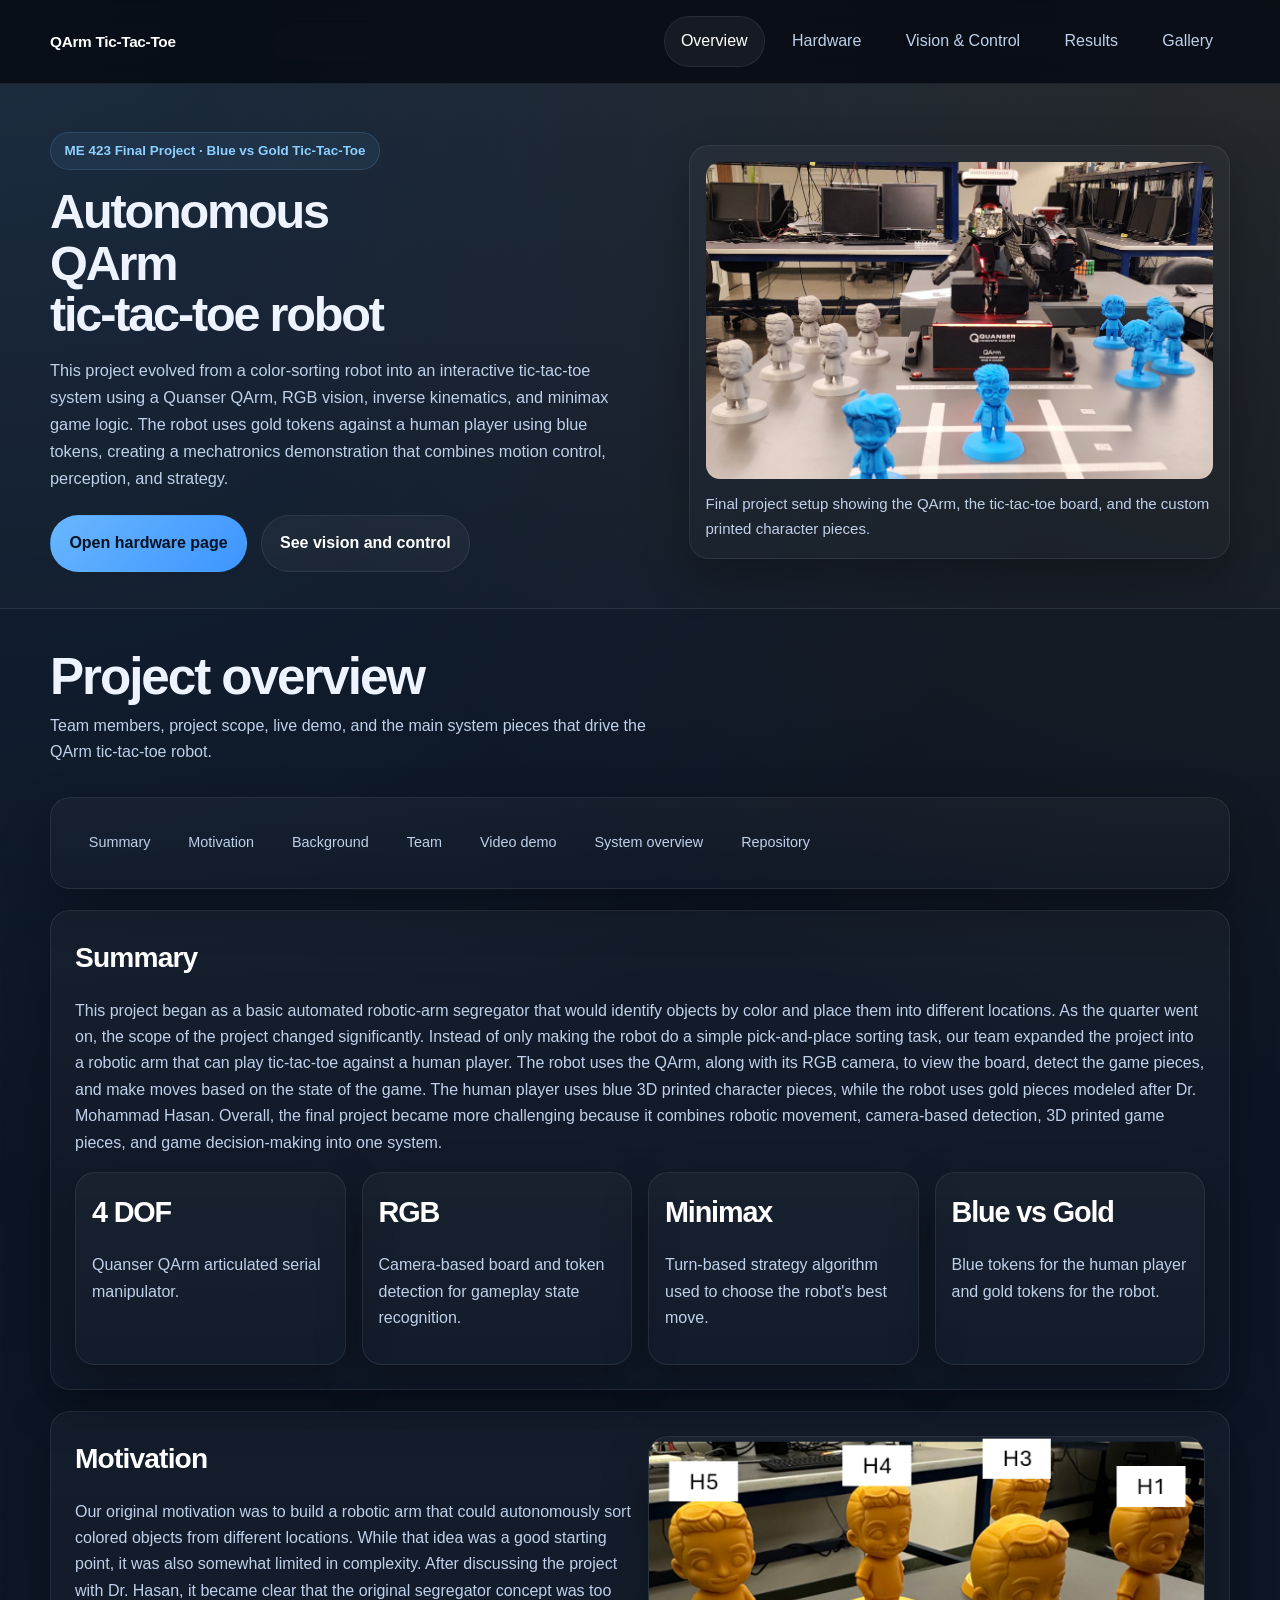
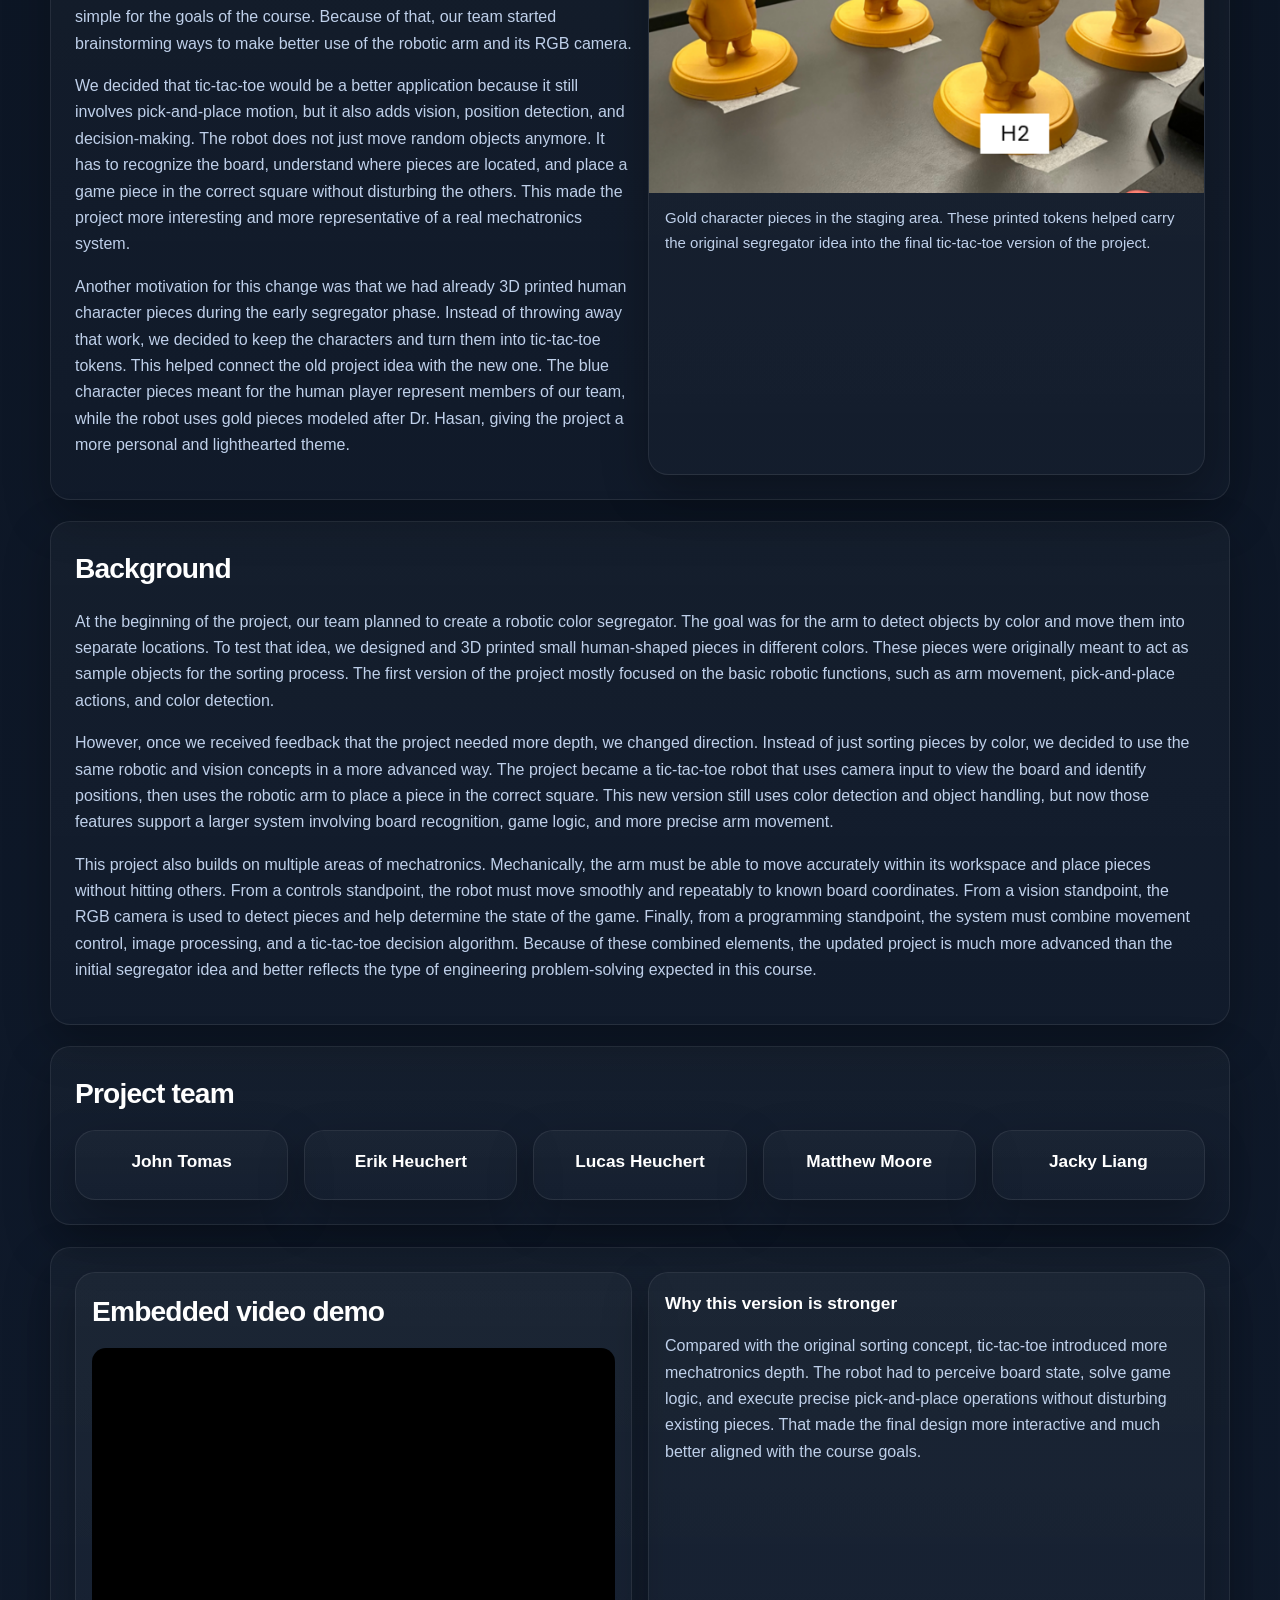
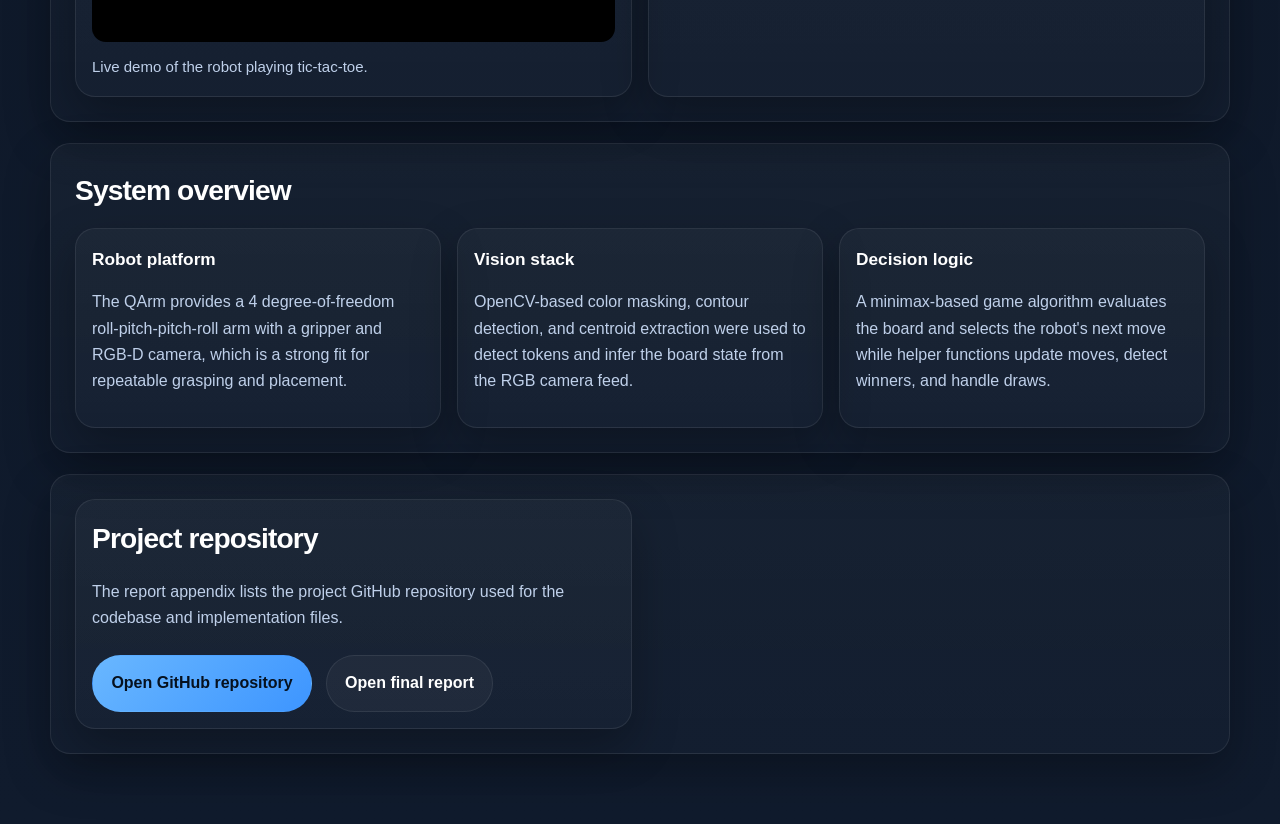
<file: index.html>
<!DOCTYPE html>
<html lang="en">
<head>
  <meta charset="UTF-8" />
  <meta name="viewport" content="width=device-width, initial-scale=1.0" />
  <title>QArm Tic-Tac-Toe | Overview</title>
  <link rel="stylesheet" href="style.css" />
</head>
<body>
  <header class="site-header">
    <div class="nav-wrap">
      <a class="brand" href="index.html">QArm Tic-Tac-Toe</a>
      <nav aria-label="Main navigation">
        <ul>
          <li><a class="active" href="index.html">Overview</a></li>
          <li><a href="hardware.html">Hardware</a></li>
          <li><a href="vision-control.html">Vision &amp; Control</a></li>
          <li><a href="results.html">Results</a></li>
          <li><a href="gallery.html">Gallery</a></li>
        </ul>
      </nav>
    </div>
  </header>

  <div class="hero-wrap">
    <section class="hero">
      <div class="hero-copy">
        <div class="kicker">ME 423 Final Project · Blue vs Gold Tic-Tac-Toe</div>
        <h1>Autonomous QArm<br />tic-tac-toe robot</h1>
        <p>
          This project evolved from a color-sorting robot into an interactive tic-tac-toe system using a Quanser QArm, RGB vision, inverse kinematics, and minimax game logic. The robot uses gold tokens against a human player using blue tokens, creating a mechatronics demonstration that combines motion control, perception, and strategy.
        </p>
        <div class="button-row">
          <a class="button primary" href="hardware.html">Open hardware page</a>
          <a class="button secondary" href="vision-control.html">See vision and control</a>
        </div>
      </div>
      <div class="hero-card">
        <img src="assets/qarm-team-board.jpg" alt="QArm tic-tac-toe setup with blue and gray character tokens on the board" />
        <div class="hero-caption">Final project setup showing the QArm, the tic-tac-toe board, and the custom printed character pieces.</div>
      </div>
    </section>
  </div>

  <div class="page-intro">
    <h1>Project overview</h1>
    <p>Team members, project scope, live demo, and the main system pieces that drive the QArm tic-tac-toe robot.</p>
  </div>

  <main class="page-wrap">
    <nav class="local-nav section" aria-label="Page sections">
      <div class="inner">
        <a href="#summary">Summary</a>
        <a href="#motivation">Motivation</a>
        <a href="#background">Background</a>
        <a href="#team">Team</a>
        <a href="#demo">Video demo</a>
        <a href="#system">System overview</a>
        <a href="#repo">Repository</a>
      </div>
    </nav>

    <section class="section" id="summary">
      <h2>Summary</h2>
      <p>
        This project began as a basic automated robotic-arm segregator that would identify objects by color and place them into different locations. As the quarter went on, the scope of the project changed significantly. Instead of only making the robot do a simple pick-and-place sorting task, our team expanded the project into a robotic arm that can play tic-tac-toe against a human player. The robot uses the QArm, along with its RGB camera, to view the board, detect the game pieces, and make moves based on the state of the game. The human player uses blue 3D printed character pieces, while the robot uses gold pieces modeled after Dr. Mohammad Hasan. Overall, the final project became more challenging because it combines robotic movement, camera-based detection, 3D printed game pieces, and game decision-making into one system.
      </p>
      <div class="quick-grid" style="margin-top: 1rem;">
        <div class="quick-card">
          <div class="quick-value">4 DOF</div>
          <p>Quanser QArm articulated serial manipulator.</p>
        </div>
        <div class="quick-card">
          <div class="quick-value">RGB</div>
          <p>Camera-based board and token detection for gameplay state recognition.</p>
        </div>
        <div class="quick-card">
          <div class="quick-value">Minimax</div>
          <p>Turn-based strategy algorithm used to choose the robot's best move.</p>
        </div>
        <div class="quick-card">
          <div class="quick-value">Blue vs Gold</div>
          <p>Blue tokens for the human player and gold tokens for the robot.</p>
        </div>
      </div>
    </section>

    <section class="section grid-2" id="motivation">
      <div>
        <h2>Motivation</h2>
        <p>
          Our original motivation was to build a robotic arm that could autonomously sort colored objects from different locations. While that idea was a good starting point, it was also somewhat limited in complexity. After discussing the project with Dr. Hasan, it became clear that the original segregator concept was too simple for the goals of the course. Because of that, our team started brainstorming ways to make better use of the robotic arm and its RGB camera.
        </p>
        <p>
          We decided that tic-tac-toe would be a better application because it still involves pick-and-place motion, but it also adds vision, position detection, and decision-making. The robot does not just move random objects anymore. It has to recognize the board, understand where pieces are located, and place a game piece in the correct square without disturbing the others. This made the project more interesting and more representative of a real mechatronics system.
        </p>
        <p>
          Another motivation for this change was that we had already 3D printed human character pieces during the early segregator phase. Instead of throwing away that work, we decided to keep the characters and turn them into tic-tac-toe tokens. This helped connect the old project idea with the new one. The blue character pieces meant for the human player represent members of our team, while the robot uses gold pieces modeled after Dr. Hasan, giving the project a more personal and lighthearted theme.
        </p>
      </div>
      <div class="figure">
        <img src="assets/staging-area.png" alt="Gold 3D printed character tokens labeled H1 through H5 in the staging area" />
        <div class="caption">Gold character pieces in the staging area. These printed tokens helped carry the original segregator idea into the final tic-tac-toe version of the project.</div>
      </div>
    </section>

    <section class="section" id="background">
      <h2>Background</h2>
      <p>
        At the beginning of the project, our team planned to create a robotic color segregator. The goal was for the arm to detect objects by color and move them into separate locations. To test that idea, we designed and 3D printed small human-shaped pieces in different colors. These pieces were originally meant to act as sample objects for the sorting process. The first version of the project mostly focused on the basic robotic functions, such as arm movement, pick-and-place actions, and color detection.
      </p>
      <p>
        However, once we received feedback that the project needed more depth, we changed direction. Instead of just sorting pieces by color, we decided to use the same robotic and vision concepts in a more advanced way. The project became a tic-tac-toe robot that uses camera input to view the board and identify positions, then uses the robotic arm to place a piece in the correct square. This new version still uses color detection and object handling, but now those features support a larger system involving board recognition, game logic, and more precise arm movement.
      </p>
      <p>
        This project also builds on multiple areas of mechatronics. Mechanically, the arm must be able to move accurately within its workspace and place pieces without hitting others. From a controls standpoint, the robot must move smoothly and repeatably to known board coordinates. From a vision standpoint, the RGB camera is used to detect pieces and help determine the state of the game. Finally, from a programming standpoint, the system must combine movement control, image processing, and a tic-tac-toe decision algorithm. Because of these combined elements, the updated project is much more advanced than the initial segregator idea and better reflects the type of engineering problem-solving expected in this course.
      </p>
    </section>

    <section class="section" id="team">
      <h2>Project team</h2>
      <div class="team-grid">
        <div class="team-card"><h3>John Tomas</h3></div>
        <div class="team-card"><h3>Erik Heuchert</h3></div>
        <div class="team-card"><h3>Lucas Heuchert</h3></div>
        <div class="team-card"><h3>Matthew Moore</h3></div>
        <div class="team-card"><h3>Jacky Liang</h3></div>
      </div>
    </section>

    <section class="section grid-2" id="demo">
      <div class="video-card">
        <h2>Embedded video demo</h2>
        <div class="video-embed">
          <iframe src="https://www.youtube.com/embed/aXK9kby8WMA" title="QArm Tic-Tac-Toe demo video" allow="accelerometer; autoplay; clipboard-write; encrypted-media; gyroscope; picture-in-picture; web-share" allowfullscreen></iframe>
        </div>
        <div class="hero-caption">Live demo of the robot playing tic-tac-toe.</div>
      </div>
      <div class="card">
        <h3>Why this version is stronger</h3>
        <p>
          Compared with the original sorting concept, tic-tac-toe introduced more mechatronics depth. The robot had to perceive board state, solve game logic, and execute precise pick-and-place operations without disturbing existing pieces. That made the final design more interactive and much better aligned with the course goals.
        </p>
      </div>
    </section>

    <section class="section" id="system">
      <h2>System overview</h2>
      <div class="grid-3">
        <div class="card">
          <h3>Robot platform</h3>
          <p>The QArm provides a 4 degree-of-freedom roll-pitch-pitch-roll arm with a gripper and RGB-D camera, which is a strong fit for repeatable grasping and placement.</p>
        </div>
        <div class="card">
          <h3>Vision stack</h3>
          <p>OpenCV-based color masking, contour detection, and centroid extraction were used to detect tokens and infer the board state from the RGB camera feed.</p>
        </div>
        <div class="card">
          <h3>Decision logic</h3>
          <p>A minimax-based game algorithm evaluates the board and selects the robot's next move while helper functions update moves, detect winners, and handle draws.</p>
        </div>
      </div>
    </section>

    <section class="section grid-2" id="repo">
      <div class="card">
        <h2>Project repository</h2>
        <p>The report appendix lists the project GitHub repository used for the codebase and implementation files.</p>
        <div class="button-row">
          <a class="button primary" href="https://github.com/mattthewmoore/tictactoe_QARM.git" target="_blank" rel="noopener noreferrer">Open GitHub repository</a>
          <a class="button secondary" href="Actual_Final_Report.docx">Open final report</a>
        </div>
      </div>
    </section>
  </main>
</body>
</html>
</file>
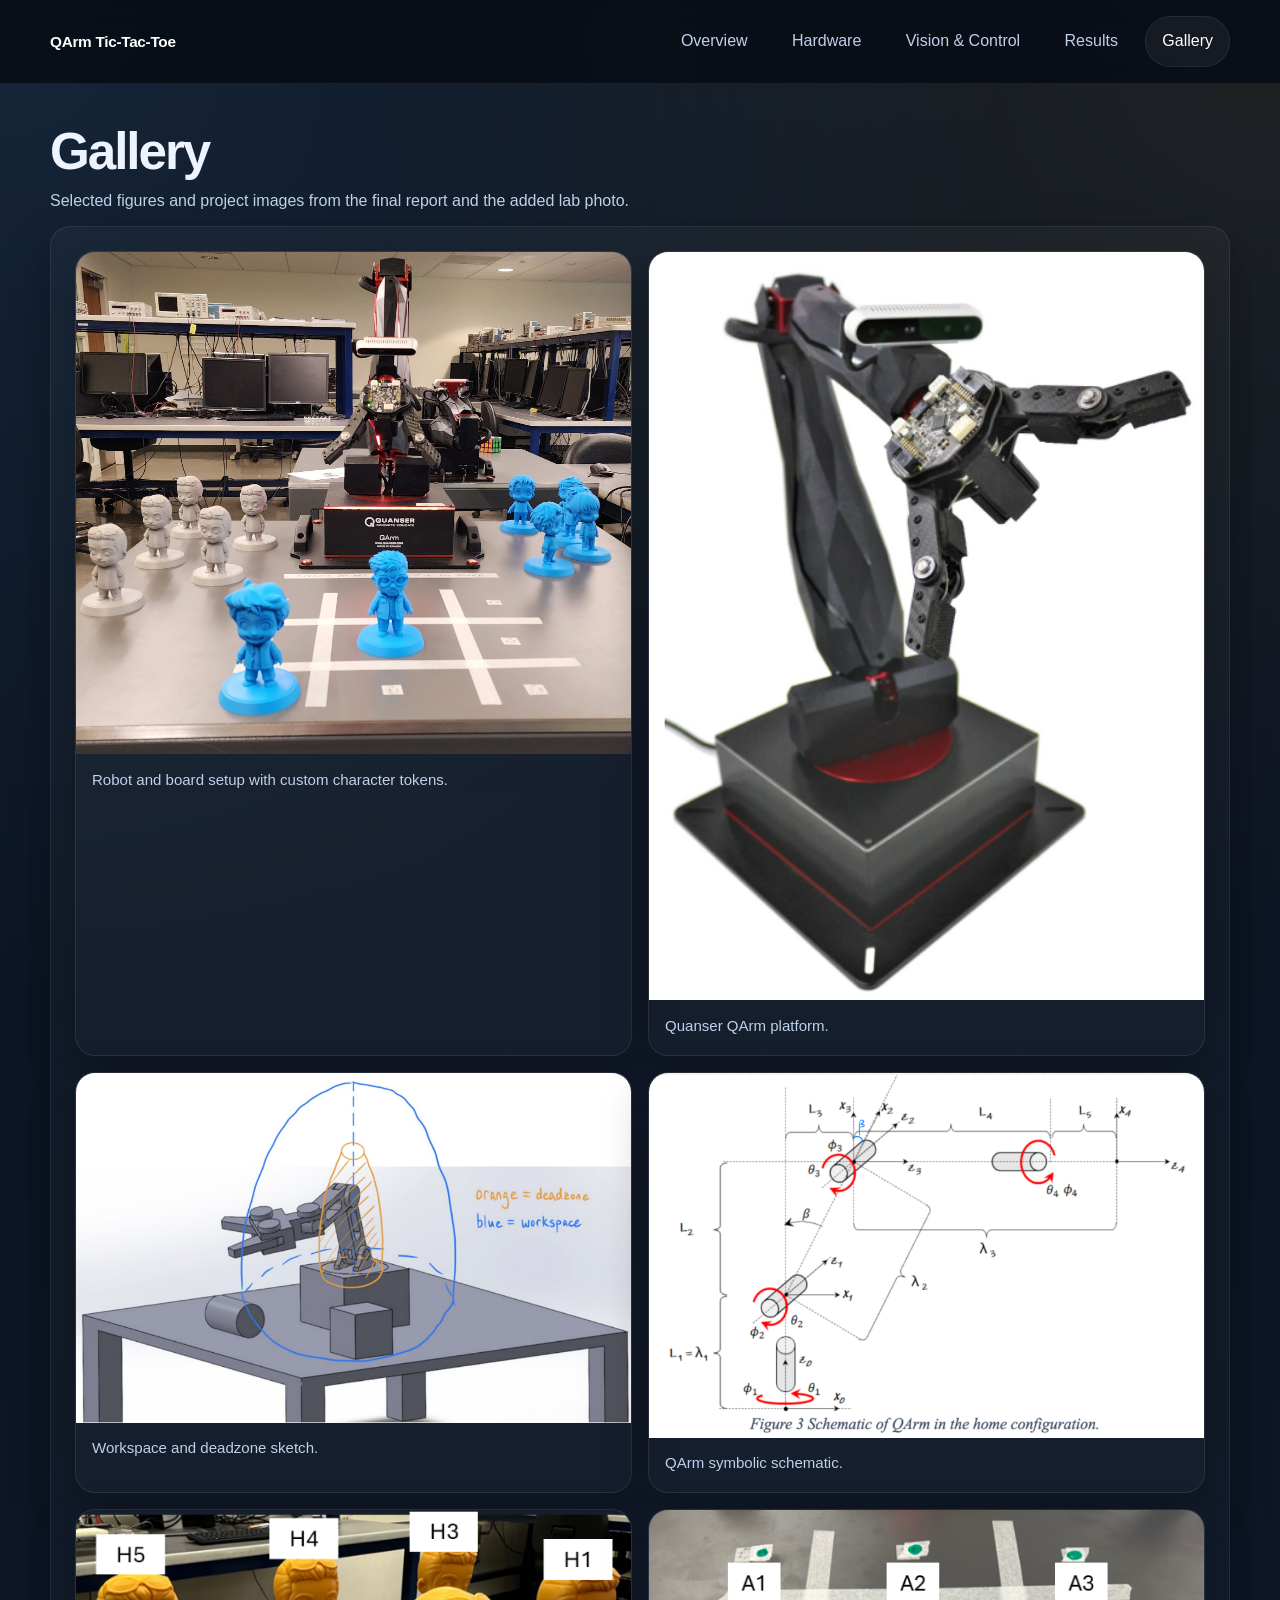
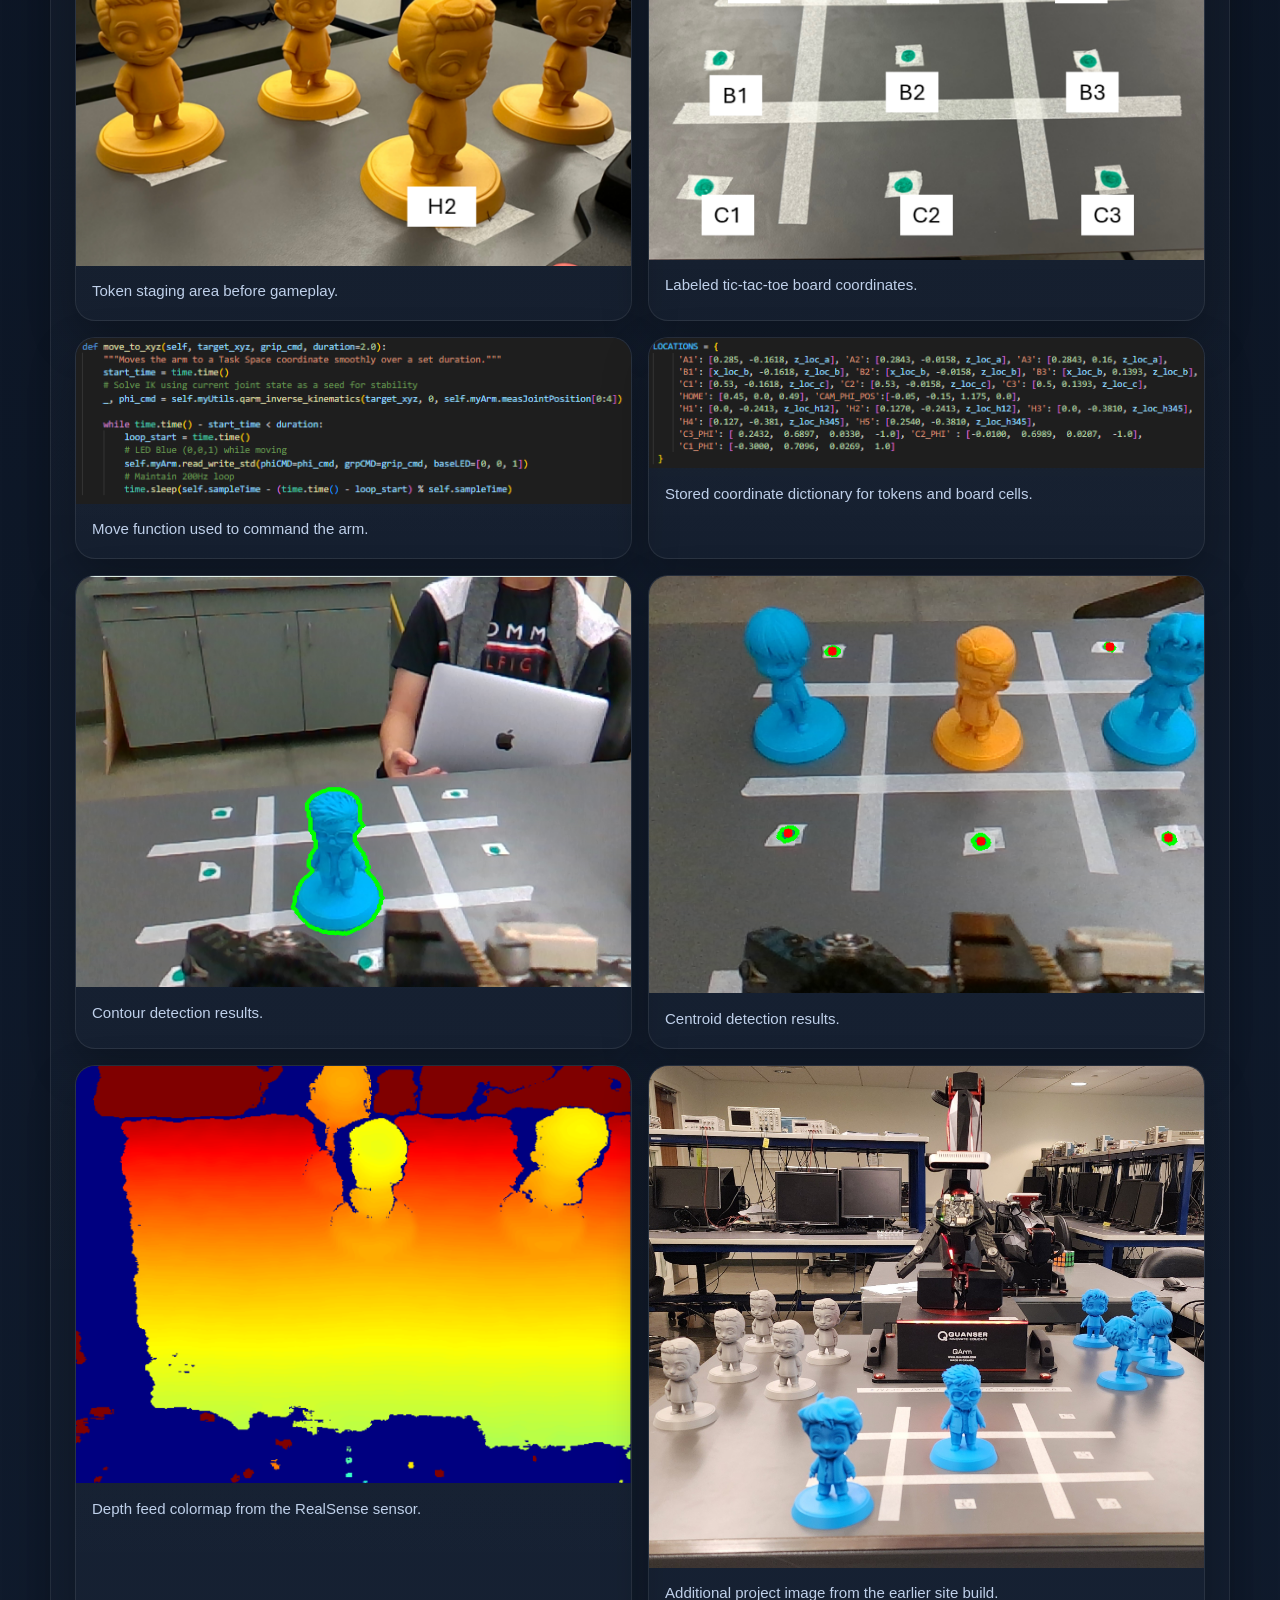
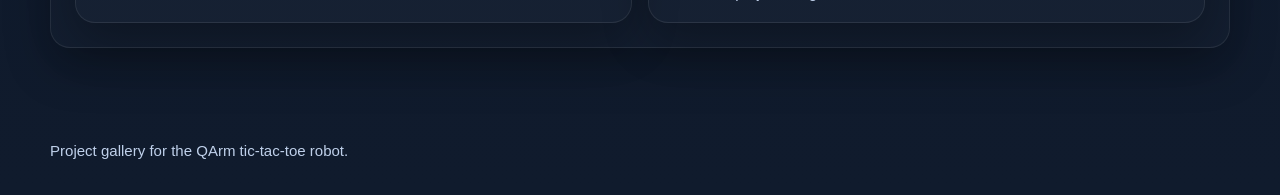
<file: gallery.html>
<!DOCTYPE html>
<html lang="en">
<head>
  <meta charset="UTF-8" />
  <meta name="viewport" content="width=device-width, initial-scale=1.0" />
  <title>QArm Tic-Tac-Toe | Gallery</title>
  <link rel="stylesheet" href="style.css" />
</head>
<body>
  <header class="site-header">
    <div class="nav-wrap">
      <a class="brand" href="index.html">QArm Tic-Tac-Toe</a>
      <nav aria-label="Main navigation">
        <ul>
          <li><a href="index.html">Overview</a></li>
          <li><a href="hardware.html">Hardware</a></li>
          <li><a href="vision-control.html">Vision & Control</a></li>
          <li><a href="results.html">Results</a></li>
          <li><a class="active" href="gallery.html">Gallery</a></li>
        </ul>
      </nav>
    </div>
  </header>

  <div class="page-intro">
    <h1>Gallery</h1>
    <p>Selected figures and project images from the final report and the added lab photo.</p>
  </div>

  <main class="page-wrap">
    <section class="section gallery-grid">
      <div class="figure"><img src="assets/qarm-team-board.jpg" alt="QArm board photo" /><div class="caption">Robot and board setup with custom character tokens.</div></div>
      <div class="figure"><img src="assets/qarm-render.png" alt="QArm render" /><div class="caption">Quanser QArm platform.</div></div>
      <div class="figure"><img src="assets/workspace-deadzone.png" alt="Workspace sketch" /><div class="caption">Workspace and deadzone sketch.</div></div>
      <div class="figure"><img src="assets/qarm-schematic.png" alt="QArm schematic" /><div class="caption">QArm symbolic schematic.</div></div>
      <div class="figure"><img src="assets/staging-area.png" alt="Staging area" /><div class="caption">Token staging area before gameplay.</div></div>
      <div class="figure"><img src="assets/board-labels.png" alt="Board labels" /><div class="caption">Labeled tic-tac-toe board coordinates.</div></div>
      <div class="figure"><img src="assets/move-function.png" alt="Move function screenshot" /><div class="caption">Move function used to command the arm.</div></div>
      <div class="figure"><img src="assets/coordinate-dictionary.png" alt="Coordinate dictionary" /><div class="caption">Stored coordinate dictionary for tokens and board cells.</div></div>
      <div class="figure"><img src="assets/contour-detection.png" alt="Contour detection" /><div class="caption">Contour detection results.</div></div>
      <div class="figure"><img src="assets/centroid-detection.png" alt="Centroid detection" /><div class="caption">Centroid detection results.</div></div>
      <div class="figure"><img src="assets/depth-colormap.png" alt="Depth colormap" /><div class="caption">Depth feed colormap from the RealSense sensor.</div></div>
      <div class="figure"><img src="assets/qarm-live-demo.jpg" alt="QArm live demo image" /><div class="caption">Additional project image from the earlier site build.</div></div>
    </section>
  </main>

  <footer>
    <div class="footer-inner">Project gallery for the QArm tic-tac-toe robot.</div>
  </footer>
</body>
</html>
</file>
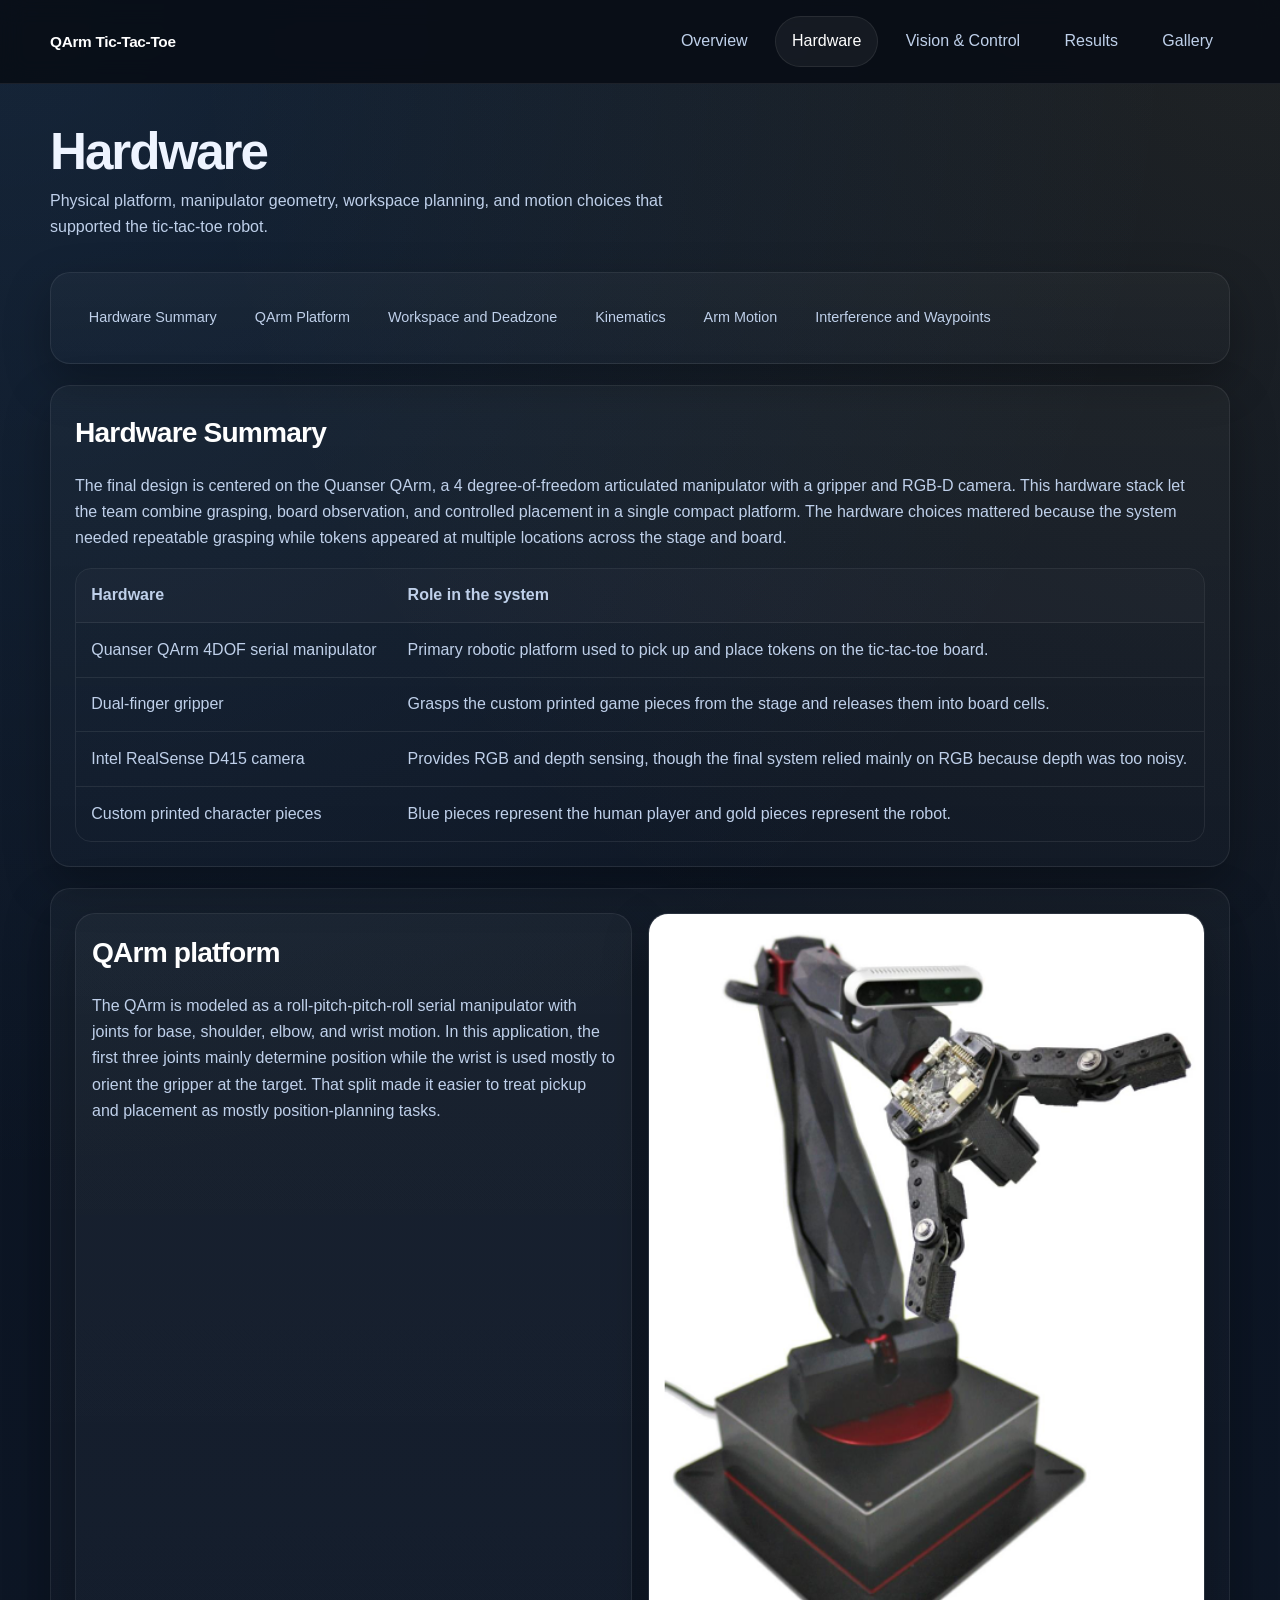
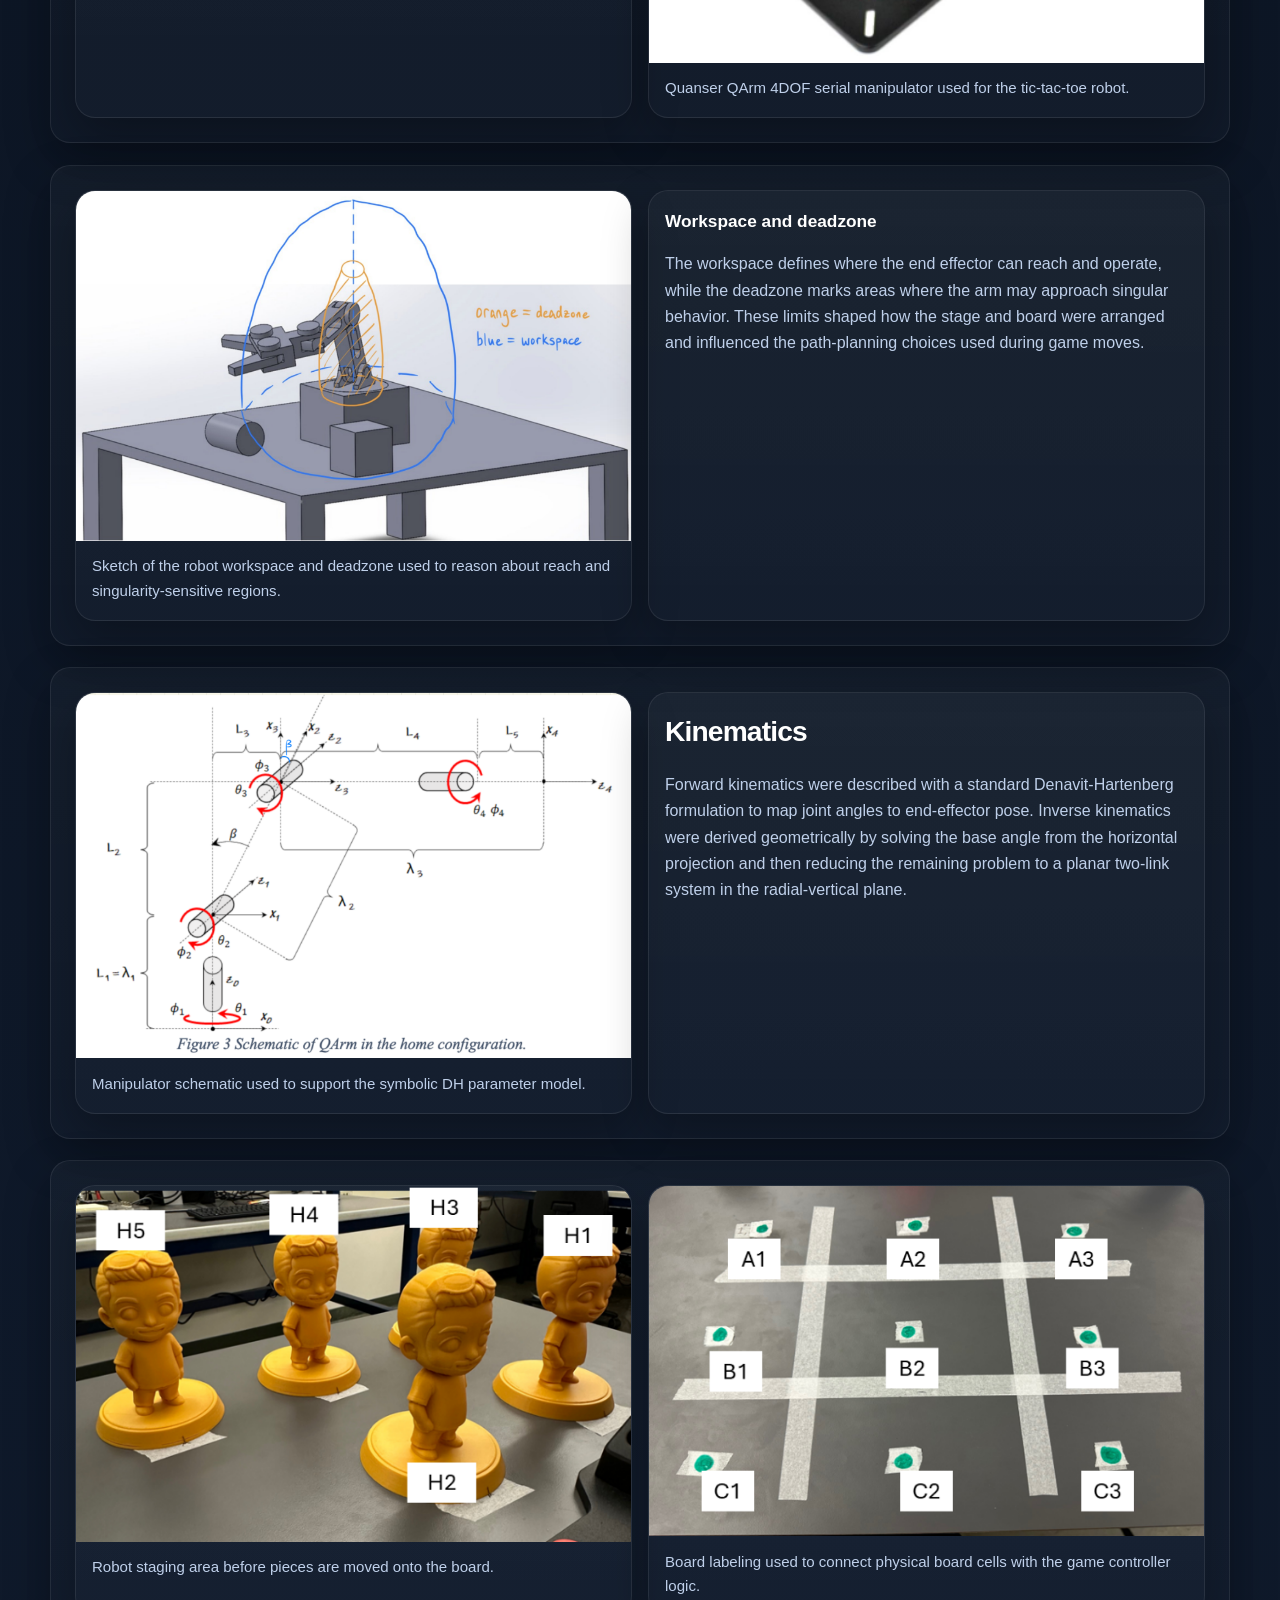
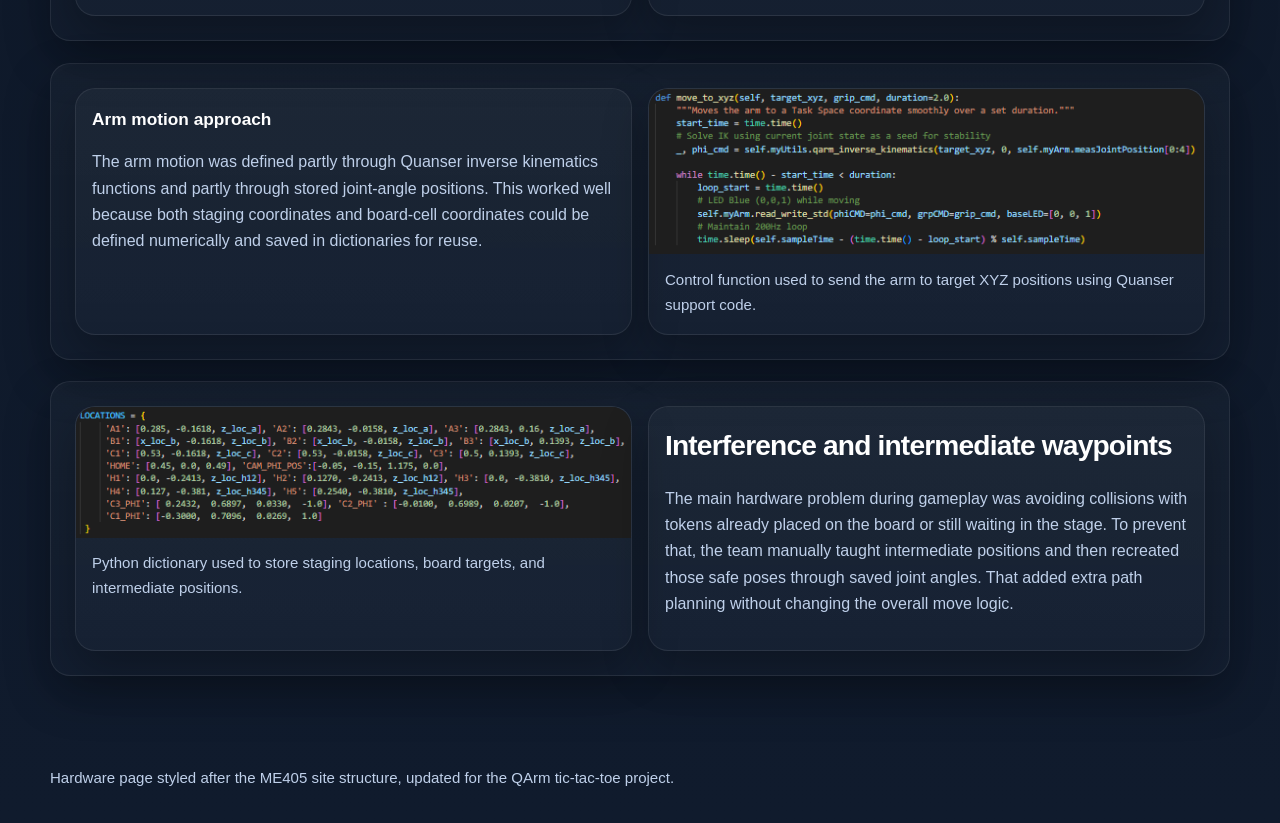
<file: hardware.html>
<!DOCTYPE html>
<html lang="en">
<head>
  <meta charset="UTF-8" />
  <meta name="viewport" content="width=device-width, initial-scale=1.0" />
  <title>QArm Tic-Tac-Toe | Hardware</title>
  <link rel="stylesheet" href="style.css" />
</head>
<body>
  <header class="site-header">
    <div class="nav-wrap">
      <a class="brand" href="index.html">QArm Tic-Tac-Toe</a>
      <nav aria-label="Main navigation">
        <ul>
          <li><a href="index.html">Overview</a></li>
          <li><a class="active" href="hardware.html">Hardware</a></li>
          <li><a href="vision-control.html">Vision & Control</a></li>
          <li><a href="results.html">Results</a></li>
          <li><a href="gallery.html">Gallery</a></li>
        </ul>
      </nav>
    </div>
  </header>

  <div class="page-intro">
    <h1>Hardware</h1>
    <p>Physical platform, manipulator geometry, workspace planning, and motion choices that supported the tic-tac-toe robot.</p>
  </div>

  <main class="page-wrap">
    <nav class="local-nav section" aria-label="Hardware sections">
      <div class="inner">
        <a href="#summary">Hardware Summary</a>
        <a href="#qarm">QArm Platform</a>
        <a href="#workspace">Workspace and Deadzone</a>
        <a href="#kinematics">Kinematics</a>
        <a href="#motion">Arm Motion</a>
        <a href="#interference">Interference and Waypoints</a>
      </div>
    </nav>

    <section class="section" id="summary">
      <h2>Hardware Summary</h2>
      <p>
        The final design is centered on the Quanser QArm, a 4 degree-of-freedom articulated manipulator with a gripper and RGB-D camera. This hardware stack let the team combine grasping, board observation, and controlled placement in a single compact platform. The hardware choices mattered because the system needed repeatable grasping while tokens appeared at multiple locations across the stage and board.
      </p>
      <div class="table-wrap" style="margin-top: 1rem;">
        <table>
          <thead>
            <tr><th>Hardware</th><th>Role in the system</th></tr>
          </thead>
          <tbody>
            <tr><td>Quanser QArm 4DOF serial manipulator</td><td>Primary robotic platform used to pick up and place tokens on the tic-tac-toe board.</td></tr>
            <tr><td>Dual-finger gripper</td><td>Grasps the custom printed game pieces from the stage and releases them into board cells.</td></tr>
            <tr><td>Intel RealSense D415 camera</td><td>Provides RGB and depth sensing, though the final system relied mainly on RGB because depth was too noisy.</td></tr>
            <tr><td>Custom printed character pieces</td><td>Blue pieces represent the human player and gold pieces represent the robot.</td></tr>
          </tbody>
        </table>
      </div>
    </section>

    <section class="section grid-2" id="qarm">
      <div class="card">
        <h2>QArm platform</h2>
        <p>
          The QArm is modeled as a roll-pitch-pitch-roll serial manipulator with joints for base, shoulder, elbow, and wrist motion. In this application, the first three joints mainly determine position while the wrist is used mostly to orient the gripper at the target. That split made it easier to treat pickup and placement as mostly position-planning tasks.
        </p>
      </div>
      <div class="figure">
        <img src="assets/qarm-render.png" alt="Quanser QArm render" />
        <div class="caption">Quanser QArm 4DOF serial manipulator used for the tic-tac-toe robot.</div>
      </div>
    </section>

    <section class="section grid-2" id="workspace">
      <div class="figure">
        <img src="assets/workspace-deadzone.png" alt="Workspace and deadzone sketch" />
        <div class="caption">Sketch of the robot workspace and deadzone used to reason about reach and singularity-sensitive regions.</div>
      </div>
      <div class="card">
        <h3>Workspace and deadzone</h3>
        <p>
          The workspace defines where the end effector can reach and operate, while the deadzone marks areas where the arm may approach singular behavior. These limits shaped how the stage and board were arranged and influenced the path-planning choices used during game moves.
        </p>
      </div>
    </section>

    <section class="section grid-2" id="kinematics">
      <div class="figure">
        <img src="assets/qarm-schematic.png" alt="QArm schematic in home configuration" />
        <div class="caption">Manipulator schematic used to support the symbolic DH parameter model.</div>
      </div>
      <div class="card">
        <h2>Kinematics</h2>
        <p>
          Forward kinematics were described with a standard Denavit-Hartenberg formulation to map joint angles to end-effector pose. Inverse kinematics were derived geometrically by solving the base angle from the horizontal projection and then reducing the remaining problem to a planar two-link system in the radial-vertical plane.
        </p>
      </div>
    </section>

    <section class="section grid-2" id="motion">
      <div class="figure">
        <img src="assets/staging-area.png" alt="Staging area with robot pieces" />
        <div class="caption">Robot staging area before pieces are moved onto the board.</div>
      </div>
      <div class="figure">
        <img src="assets/board-labels.png" alt="Board labels for tic-tac-toe cells" />
        <div class="caption">Board labeling used to connect physical board cells with the game controller logic.</div>
      </div>
    </section>

    <section class="section grid-2">
      <div class="card">
        <h3>Arm motion approach</h3>
        <p>
          The arm motion was defined partly through Quanser inverse kinematics functions and partly through stored joint-angle positions. This worked well because both staging coordinates and board-cell coordinates could be defined numerically and saved in dictionaries for reuse.
        </p>
      </div>
      <div class="figure">
        <img src="assets/move-function.png" alt="Function for moving the arm to xyz coordinates" />
        <div class="caption">Control function used to send the arm to target XYZ positions using Quanser support code.</div>
      </div>
    </section>

    <section class="section grid-2" id="interference">
      <div class="figure">
        <img src="assets/coordinate-dictionary.png" alt="Dictionary of coordinates and stored angles" />
        <div class="caption">Python dictionary used to store staging locations, board targets, and intermediate positions.</div>
      </div>
      <div class="card">
        <h2>Interference and intermediate waypoints</h2>
        <p>
          The main hardware problem during gameplay was avoiding collisions with tokens already placed on the board or still waiting in the stage. To prevent that, the team manually taught intermediate positions and then recreated those safe poses through saved joint angles. That added extra path planning without changing the overall move logic.
        </p>
      </div>
    </section>
  </main>

  <footer>
    <div class="footer-inner">Hardware page styled after the ME405 site structure, updated for the QArm tic-tac-toe project.</div>
  </footer>
</body>
</html>
</file>
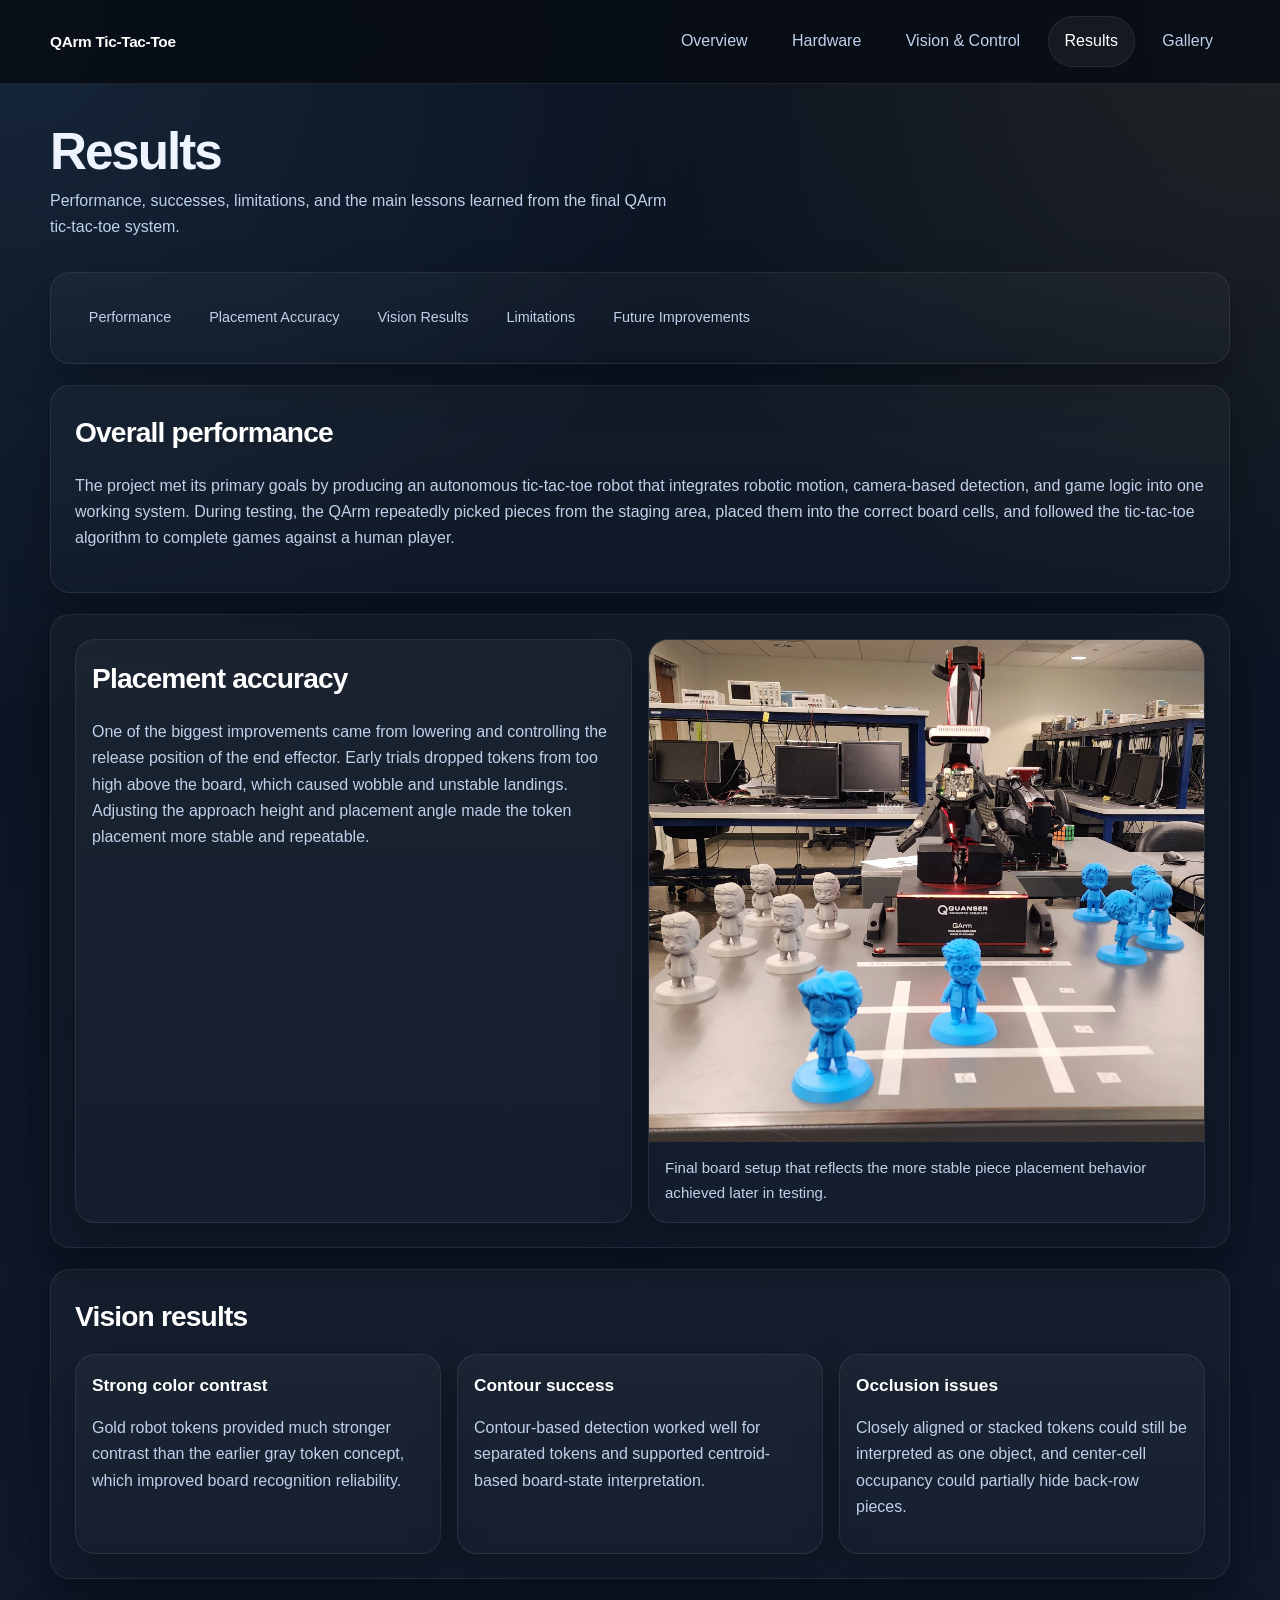
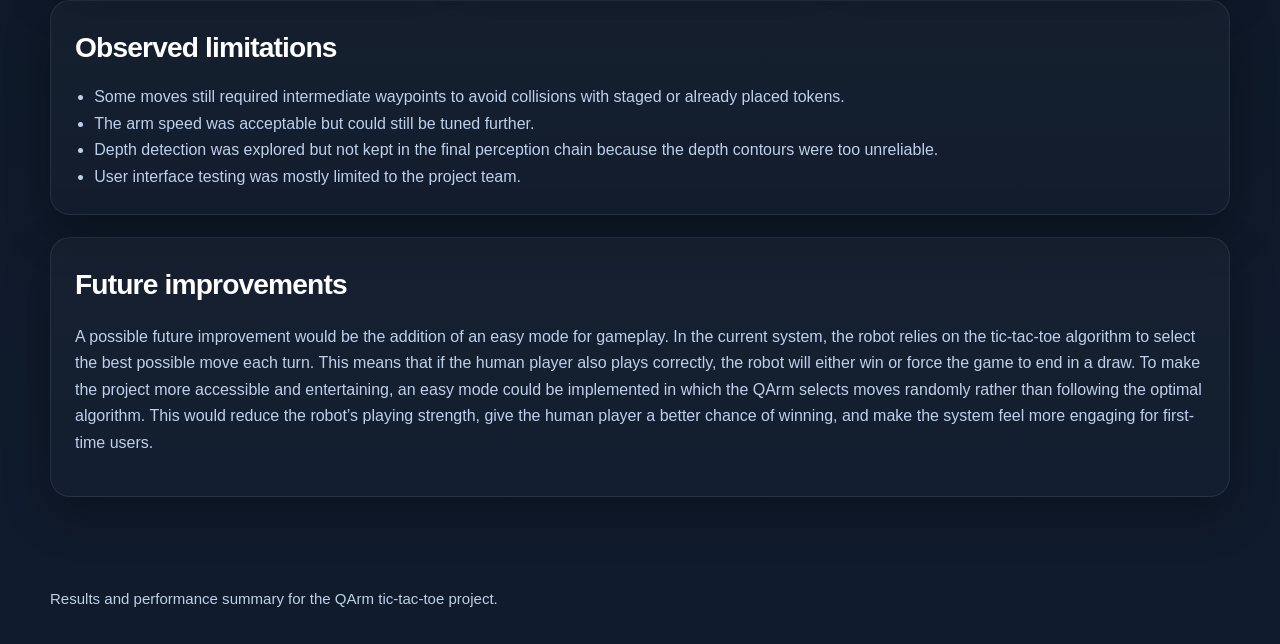
<file: results.html>
<!DOCTYPE html>
<html lang="en">
<head>
  <meta charset="UTF-8" />
  <meta name="viewport" content="width=device-width, initial-scale=1.0" />
  <title>QArm Tic-Tac-Toe | Results</title>
  <link rel="stylesheet" href="style.css" />
</head>
<body>
  <header class="site-header">
    <div class="nav-wrap">
      <a class="brand" href="index.html">QArm Tic-Tac-Toe</a>
      <nav aria-label="Main navigation">
        <ul>
          <li><a href="index.html">Overview</a></li>
          <li><a href="hardware.html">Hardware</a></li>
          <li><a href="vision-control.html">Vision & Control</a></li>
          <li><a class="active" href="results.html">Results</a></li>
          <li><a href="gallery.html">Gallery</a></li>
        </ul>
      </nav>
    </div>
  </header>

  <div class="page-intro">
    <h1>Results</h1>
    <p>Performance, successes, limitations, and the main lessons learned from the final QArm tic-tac-toe system.</p>
  </div>

  <main class="page-wrap">
    <nav class="local-nav section" aria-label="Result sections">
      <div class="inner">
        <a href="#performance">Performance</a>
        <a href="#accuracy">Placement Accuracy</a>
        <a href="#vision">Vision Results</a>
        <a href="#limits">Limitations</a>
        <a href="#future">Future Improvements</a>
      </div>
    </nav>

    <section class="section" id="performance">
      <h2>Overall performance</h2>
      <p>
        The project met its primary goals by producing an autonomous tic-tac-toe robot that integrates robotic motion, camera-based detection, and game logic into one working system. During testing, the QArm repeatedly picked pieces from the staging area, placed them into the correct board cells, and followed the tic-tac-toe algorithm to complete games against a human player.
      </p>
    </section>

    <section class="section grid-2" id="accuracy">
      <div class="card">
        <h2>Placement accuracy</h2>
        <p>
          One of the biggest improvements came from lowering and controlling the release position of the end effector. Early trials dropped tokens from too high above the board, which caused wobble and unstable landings. Adjusting the approach height and placement angle made the token placement more stable and repeatable.
        </p>
      </div>
      <div class="figure">
        <img src="assets/qarm-team-board.jpg" alt="Full robot and board setup" />
        <div class="caption">Final board setup that reflects the more stable piece placement behavior achieved later in testing.</div>
      </div>
    </section>

    <section class="section" id="vision">
      <h2>Vision results</h2>
      <div class="grid-3">
        <div class="card"><h3>Strong color contrast</h3><p>Gold robot tokens provided much stronger contrast than the earlier gray token concept, which improved board recognition reliability.</p></div>
        <div class="card"><h3>Contour success</h3><p>Contour-based detection worked well for separated tokens and supported centroid-based board-state interpretation.</p></div>
        <div class="card"><h3>Occlusion issues</h3><p>Closely aligned or stacked tokens could still be interpreted as one object, and center-cell occupancy could partially hide back-row pieces.</p></div>
      </div>
    </section>

    <section class="section" id="limits">
      <h2>Observed limitations</h2>
      <ul>
        <li>Some moves still required intermediate waypoints to avoid collisions with staged or already placed tokens.</li>
        <li>The arm speed was acceptable but could still be tuned further.</li>
        <li>Depth detection was explored but not kept in the final perception chain because the depth contours were too unreliable.</li>
        <li>User interface testing was mostly limited to the project team.</li>
      </ul>
    </section>

    <section class="section" id="future">
      <h2>Future improvements</h2>
      <p>
        A possible future improvement would be the addition of an easy mode for gameplay. In the current system, the robot relies on the tic-tac-toe algorithm to select the best possible move each turn. This means that if the human player also plays correctly, the robot will either win or force the game to end in a draw. To make the project more accessible and entertaining, an easy mode could be implemented in which the QArm selects moves randomly rather than following the optimal algorithm. This would reduce the robot’s playing strength, give the human player a better chance of winning, and make the system feel more engaging for first-time users.
      </p>
    </section>
  </main>

  <footer>
    <div class="footer-inner">Results and performance summary for the QArm tic-tac-toe project.</div>
  </footer>
</body>
</html>
</file>
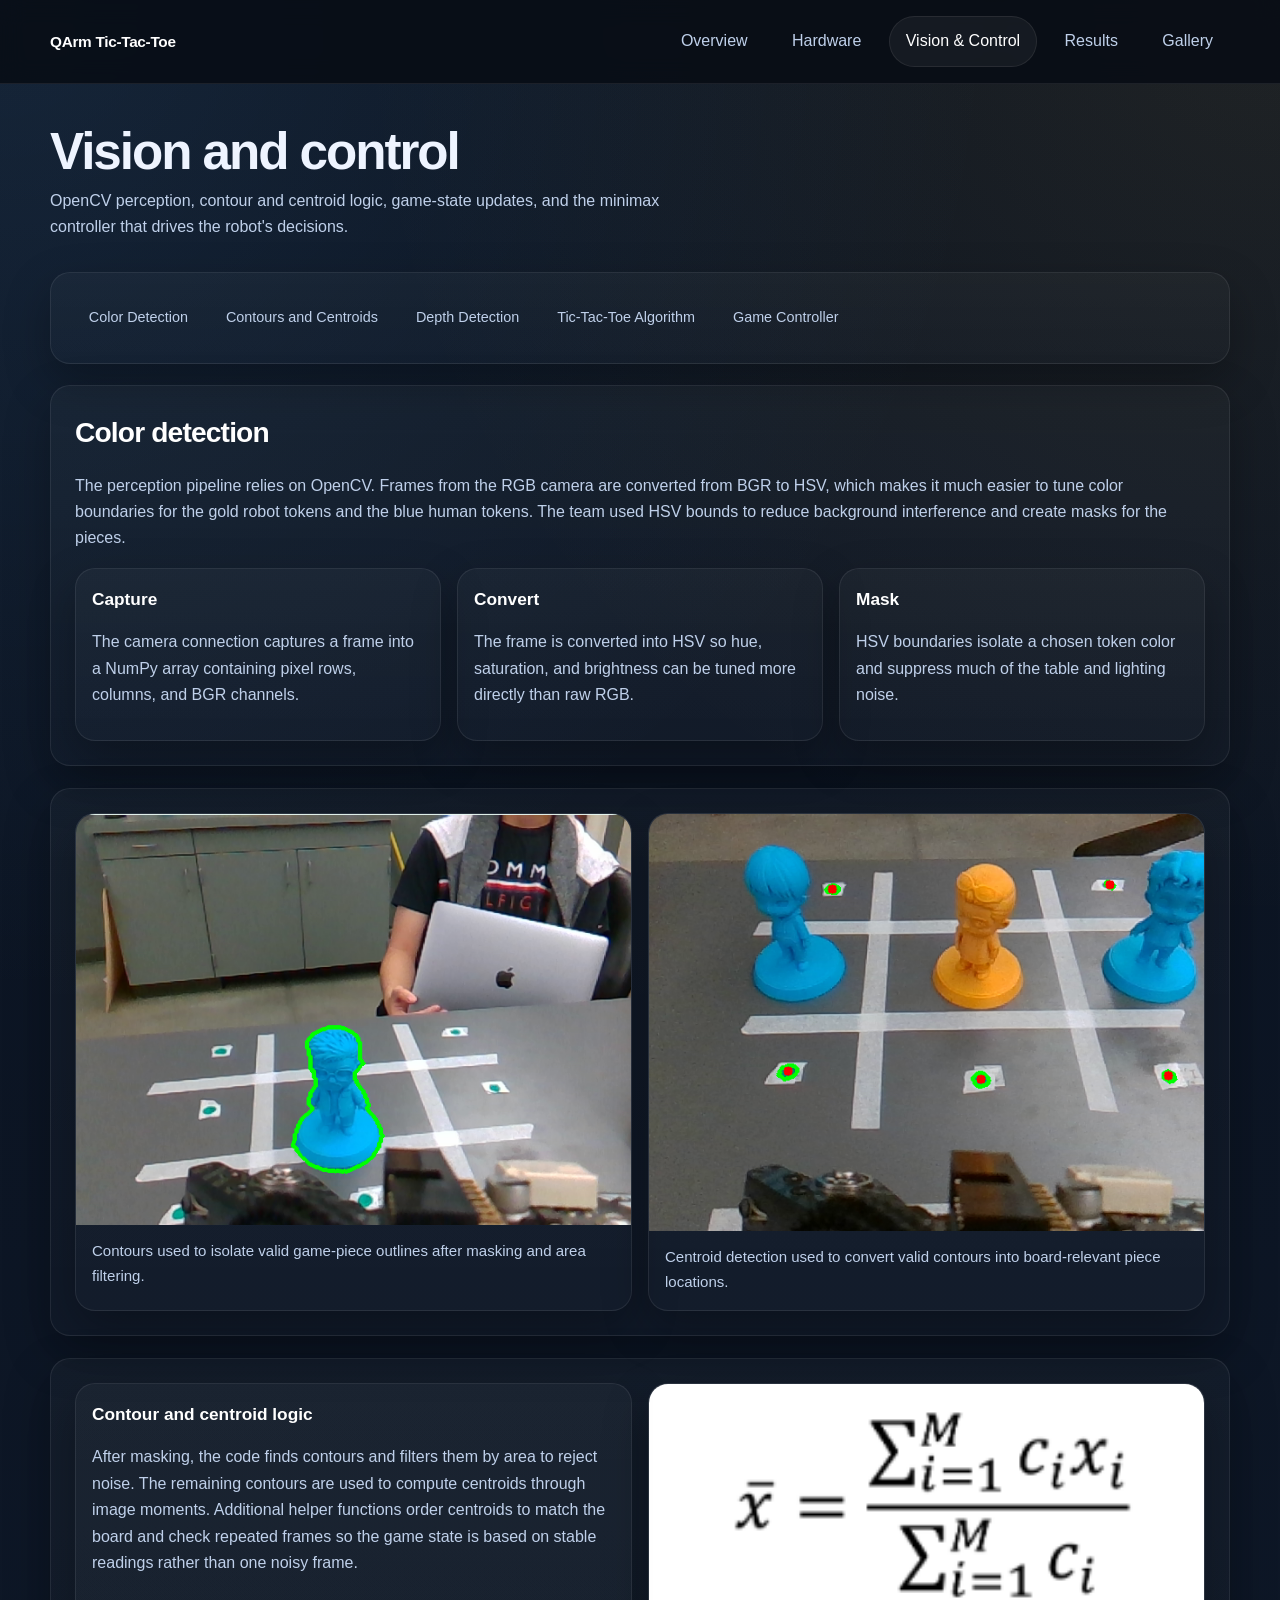
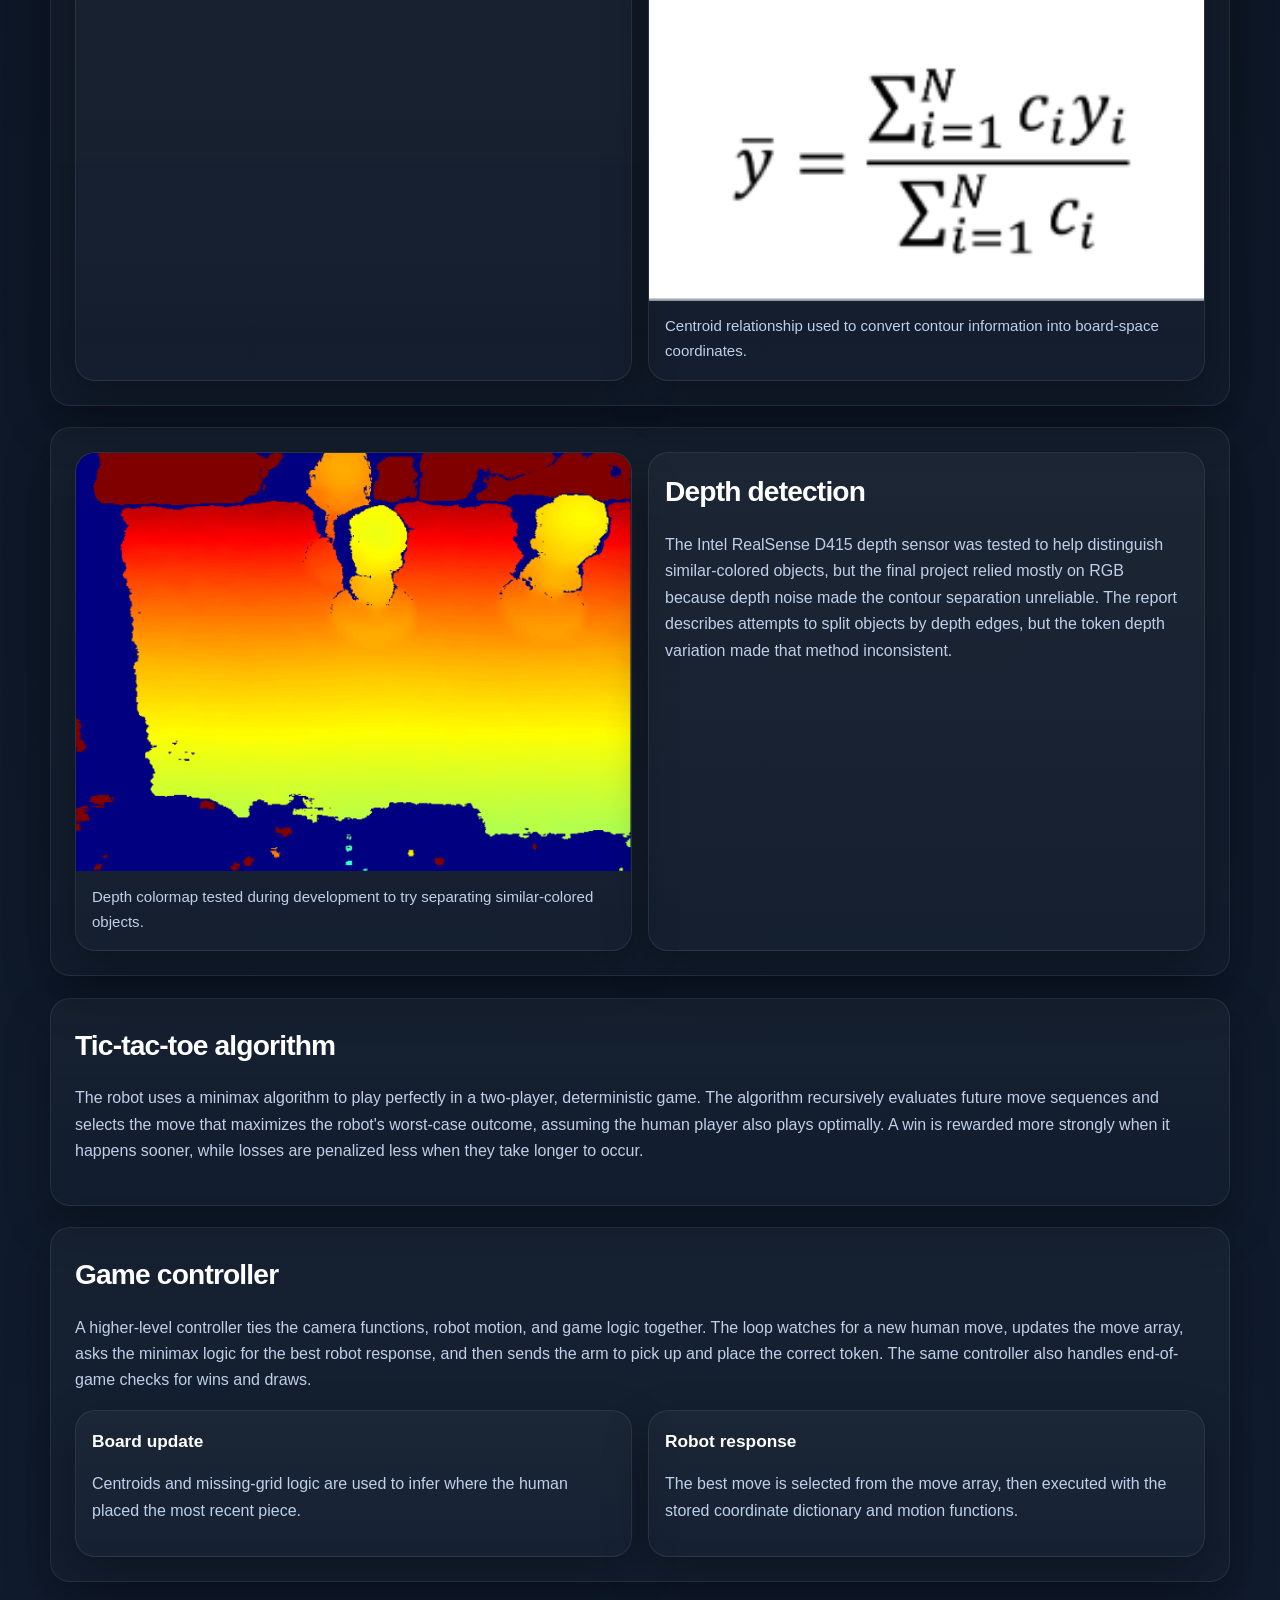
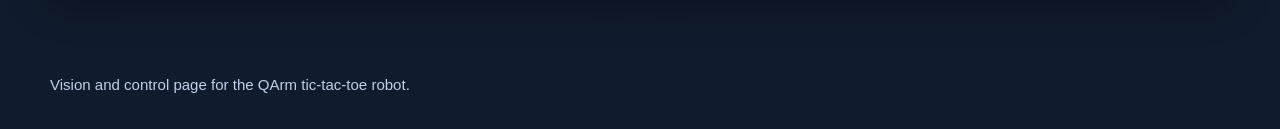
<file: vision-control.html>
<!DOCTYPE html>
<html lang="en">
<head>
  <meta charset="UTF-8" />
  <meta name="viewport" content="width=device-width, initial-scale=1.0" />
  <title>QArm Tic-Tac-Toe | Vision and Control</title>
  <link rel="stylesheet" href="style.css" />
</head>
<body>
  <header class="site-header">
    <div class="nav-wrap">
      <a class="brand" href="index.html">QArm Tic-Tac-Toe</a>
      <nav aria-label="Main navigation">
        <ul>
          <li><a href="index.html">Overview</a></li>
          <li><a href="hardware.html">Hardware</a></li>
          <li><a class="active" href="vision-control.html">Vision & Control</a></li>
          <li><a href="results.html">Results</a></li>
          <li><a href="gallery.html">Gallery</a></li>
        </ul>
      </nav>
    </div>
  </header>

  <div class="page-intro">
    <h1>Vision and control</h1>
    <p>OpenCV perception, contour and centroid logic, game-state updates, and the minimax controller that drives the robot's decisions.</p>
  </div>

  <main class="page-wrap">
    <nav class="local-nav section" aria-label="Vision and control sections">
      <div class="inner">
        <a href="#color">Color Detection</a>
        <a href="#contours">Contours and Centroids</a>
        <a href="#depth">Depth Detection</a>
        <a href="#algorithm">Tic-Tac-Toe Algorithm</a>
        <a href="#controller">Game Controller</a>
      </div>
    </nav>

    <section class="section" id="color">
      <h2>Color detection</h2>
      <p>
        The perception pipeline relies on OpenCV. Frames from the RGB camera are converted from BGR to HSV, which makes it much easier to tune color boundaries for the gold robot tokens and the blue human tokens. The team used HSV bounds to reduce background interference and create masks for the pieces.
      </p>
      <div class="grid-3" style="margin-top: 1rem;">
        <div class="card"><h3>Capture</h3><p>The camera connection captures a frame into a NumPy array containing pixel rows, columns, and BGR channels.</p></div>
        <div class="card"><h3>Convert</h3><p>The frame is converted into HSV so hue, saturation, and brightness can be tuned more directly than raw RGB.</p></div>
        <div class="card"><h3>Mask</h3><p>HSV boundaries isolate a chosen token color and suppress much of the table and lighting noise.</p></div>
      </div>
    </section>

    <section class="section grid-2" id="contours">
      <div class="figure">
        <img src="assets/contour-detection.png" alt="Contour detection results" />
        <div class="caption">Contours used to isolate valid game-piece outlines after masking and area filtering.</div>
      </div>
      <div class="figure">
        <img src="assets/centroid-detection.png" alt="Centroid detection results" />
        <div class="caption">Centroid detection used to convert valid contours into board-relevant piece locations.</div>
      </div>
    </section>

    <section class="section grid-2">
      <div class="card">
        <h3>Contour and centroid logic</h3>
        <p>
          After masking, the code finds contours and filters them by area to reject noise. The remaining contours are used to compute centroids through image moments. Additional helper functions order centroids to match the board and check repeated frames so the game state is based on stable readings rather than one noisy frame.
        </p>
      </div>
      <div class="figure">
        <img src="assets/centroid-equation.png" alt="Centroid equation used in the project" />
        <div class="caption">Centroid relationship used to convert contour information into board-space coordinates.</div>
      </div>
    </section>

    <section class="section grid-2" id="depth">
      <div class="figure">
        <img src="assets/depth-colormap.png" alt="Depth colormap from Intel RealSense camera" />
        <div class="caption">Depth colormap tested during development to try separating similar-colored objects.</div>
      </div>
      <div class="card">
        <h2>Depth detection</h2>
        <p>
          The Intel RealSense D415 depth sensor was tested to help distinguish similar-colored objects, but the final project relied mostly on RGB because depth noise made the contour separation unreliable. The report describes attempts to split objects by depth edges, but the token depth variation made that method inconsistent.
        </p>
      </div>
    </section>

    <section class="section" id="algorithm">
      <h2>Tic-tac-toe algorithm</h2>
      <p>
        The robot uses a minimax algorithm to play perfectly in a two-player, deterministic game. The algorithm recursively evaluates future move sequences and selects the move that maximizes the robot's worst-case outcome, assuming the human player also plays optimally. A win is rewarded more strongly when it happens sooner, while losses are penalized less when they take longer to occur.
      </p>
    </section>

    <section class="section" id="controller">
      <h2>Game controller</h2>
      <p>
        A higher-level controller ties the camera functions, robot motion, and game logic together. The loop watches for a new human move, updates the move array, asks the minimax logic for the best robot response, and then sends the arm to pick up and place the correct token. The same controller also handles end-of-game checks for wins and draws.
      </p>
      <div class="grid-2" style="margin-top: 1rem;">
        <div class="card"><h3>Board update</h3><p>Centroids and missing-grid logic are used to infer where the human placed the most recent piece.</p></div>
        <div class="card"><h3>Robot response</h3><p>The best move is selected from the move array, then executed with the stored coordinate dictionary and motion functions.</p></div>
      </div>
    </section>
  </main>

  <footer>
    <div class="footer-inner">Vision and control page for the QArm tic-tac-toe robot.</div>
  </footer>
</body>
</html>
</file>
<file: style.css>
:root {
  --bg: #0b1320;
  --bg-2: #101b2d;
  --panel: #111d31;
  --panel-2: #172742;
  --text: #eef4ff;
  --muted: #bfd0ea;
  --line: rgba(255,255,255,0.08);
  --blue: #69b7ff;
  --blue-2: #8dd0ff;
  --gold: #f0c457;
  --gold-2: #ffd976;
  --max: 1180px;
  --shadow: 0 18px 46px rgba(0,0,0,0.28);
  --radius: 20px;
}

* { box-sizing: border-box; }

html { scroll-behavior: smooth; }

body {
  margin: 0;
  font-family: Arial, Helvetica, sans-serif;
  color: var(--text);
  background:
    radial-gradient(circle at top left, rgba(105,183,255,0.11), transparent 28%),
    radial-gradient(circle at top right, rgba(240,196,87,0.09), transparent 26%),
    linear-gradient(180deg, var(--bg), var(--bg-2));
  line-height: 1.65;
}

a { color: var(--blue-2); text-decoration: none; }
a:hover { text-decoration: underline; }

img { display: block; max-width: 100%; }

.site-header {
  position: sticky;
  top: 0;
  z-index: 100;
  backdrop-filter: blur(12px);
  background: rgba(8, 12, 20, 0.86);
  border-bottom: 1px solid var(--line);
}

.nav-wrap,
.hero,
.page-intro,
.page-wrap,
.footer-inner {
  width: min(var(--max), calc(100% - 2rem));
  margin: 0 auto;
}

.nav-wrap {
  display: flex;
  align-items: center;
  justify-content: space-between;
  gap: 1rem;
  padding: 1rem 0;
}

.brand {
  color: white;
  font-weight: 700;
  font-size: 0.96rem;
  letter-spacing: -0.02em;
  white-space: nowrap;
}

nav ul {
  list-style: none;
  margin: 0;
  padding: 0;
  display: flex;
  flex-wrap: wrap;
  gap: 0.65rem;
}

nav a {
  display: inline-flex;
  align-items: center;
  justify-content: center;
  padding: 0.7rem 1rem;
  border-radius: 999px;
  color: var(--muted);
  border: 1px solid transparent;
  transition: 0.2s ease;
}

nav a.active,
nav a:hover {
  color: white;
  background: rgba(255,255,255,0.05);
  border-color: var(--line);
  text-decoration: none;
}

.hero-wrap {
  border-bottom: 1px solid var(--line);
  background: linear-gradient(180deg, rgba(255,255,255,0.03), rgba(255,255,255,0.01));
}

.hero {
  display: grid;
  grid-template-columns: 1.05fr 0.95fr;
  gap: 2.5rem;
  align-items: center;
  padding: 3rem 0 2.25rem;
}

.kicker {
  display: inline-flex;
  padding: 0.45rem 0.85rem;
  border-radius: 999px;
  background: rgba(105,183,255,0.08);
  border: 1px solid rgba(105,183,255,0.18);
  color: var(--blue-2);
  font-size: 0.84rem;
  font-weight: 700;
  margin-bottom: 1rem;
}

.hero-copy h1 {
  margin: 0 0 1rem;
  font-size: clamp(2rem, 3.8vw, 3.5rem);
  line-height: 1.06;
  letter-spacing: -0.045em;
  max-width: 14ch;
}

.hero-copy p {
  margin: 0;
  color: var(--muted);
  font-size: 1.02rem;
  max-width: 62ch;
}

.button-row {
  display: flex;
  flex-wrap: wrap;
  gap: 0.85rem;
  margin-top: 1.45rem;
}

.button {
  display: inline-flex;
  align-items: center;
  justify-content: center;
  padding: 0.9rem 1.15rem;
  border-radius: 999px;
  border: 1px solid transparent;
  font-weight: 700;
  transition: transform 0.2s ease, filter 0.2s ease;
}

.button:hover {
  transform: translateY(-1px);
  text-decoration: none;
}

.button.primary {
  background: linear-gradient(135deg, var(--blue), #3d95ff);
  color: #06111f;
}

.button.secondary {
  background: rgba(255,255,255,0.04);
  color: white;
  border-color: var(--line);
}

.hero-card,
.section,
.card,
.figure,
.video-card,
.team-card,
.quick-card {
  background: linear-gradient(180deg, rgba(255,255,255,0.03), rgba(255,255,255,0.015));
  border: 1px solid var(--line);
  border-radius: var(--radius);
  box-shadow: var(--shadow);
}

.hero-card { padding: 1rem; }

.hero-card img {
  border-radius: 14px;
  aspect-ratio: 16 / 10;
  object-fit: cover;
  width: 100%;
}

.hero-caption {
  margin-top: 0.8rem;
  color: var(--muted);
  font-size: 0.94rem;
}

.page-intro {
  padding: 2.6rem 0 0.75rem;
}

.page-intro h1 {
  margin: 0 0 0.5rem;
  font-size: clamp(2.1rem, 4vw, 3.4rem);
  letter-spacing: -0.04em;
  line-height: 1.06;
}

.page-intro p {
  margin: 0;
  color: var(--muted);
  max-width: 72ch;
}

.local-nav {
  margin-top: 1.25rem;
  margin-bottom: 1.4rem;
  padding: 0.75rem;
  overflow-x: auto;
}

.local-nav .inner {
  display: flex;
  gap: 0.65rem;
  min-width: max-content;
}

.local-nav a {
  display: inline-flex;
  padding: 0.48rem 0.8rem;
  border-radius: 999px;
  border: 1px solid transparent;
  color: var(--muted);
  font-size: 0.9rem;
}

.local-nav a:hover {
  color: white;
  border-color: var(--line);
  background: rgba(255,255,255,0.04);
  text-decoration: none;
}

.page-wrap { padding-bottom: 3rem; }

.section {
  padding: 1.5rem;
  margin-bottom: 1.35rem;
  scroll-margin-top: 7rem;
}

.section h2,
.card h3,
.quick-card h3,
.team-card h3 { color: white; }

.section h2 {
  margin: 0 0 0.8rem;
  font-size: clamp(1.6rem, 2.2vw, 2.25rem);
  letter-spacing: -0.03em;
}

.section h3 { margin: 0 0 0.45rem; font-size: 1.08rem; }

.section p,
.section li,
.card p,
.team-card p,
.quick-card p,
.caption,
.table-wrap td,
.table-wrap th {
  color: var(--muted);
}

.section ul {
  padding-left: 1.2rem;
  margin: 0;
}

.grid-2,
.grid-3,
.team-grid,
.quick-grid,
.gallery-grid {
  display: grid;
  gap: 1rem;
}

.grid-2 { grid-template-columns: repeat(2, minmax(0, 1fr)); }
.grid-3 { grid-template-columns: repeat(3, minmax(0, 1fr)); }
.team-grid { grid-template-columns: repeat(5, minmax(0, 1fr)); }
.quick-grid { grid-template-columns: repeat(4, minmax(0, 1fr)); }
.gallery-grid { grid-template-columns: repeat(2, minmax(0, 1fr)); }

.card,
.team-card,
.quick-card {
  padding: 1rem;
}

.quick-value {
  font-size: 1.8rem;
  font-weight: 800;
  color: white;
  letter-spacing: -0.04em;
  margin-bottom: 0.35rem;
}

.figure { overflow: hidden; }

.figure img {
  width: 100%;
  height: auto;
}

.figure .caption {
  padding: 0.85rem 1rem 1rem;
  font-size: 0.94rem;
}

.callout {
  margin-top: 0.9rem;
  padding: 1rem 1.05rem;
  border-radius: 16px;
  border: 1px solid rgba(240,196,87,0.18);
  background: linear-gradient(180deg, rgba(240,196,87,0.08), rgba(255,255,255,0.01));
}

.callout p {
  margin: 0;
  color: #e8dcb4;
}

.table-wrap {
  overflow-x: auto;
  border: 1px solid var(--line);
  border-radius: 16px;
}

table {
  width: 100%;
  border-collapse: collapse;
  min-width: 580px;
}

th, td {
  padding: 0.85rem 0.95rem;
  text-align: left;
  border-bottom: 1px solid var(--line);
}

th {
  color: var(--gold-2);
  background: rgba(255,255,255,0.02);
  font-weight: 700;
}

tr:last-child td { border-bottom: 0; }

.video-card { padding: 1rem; }

.video-embed {
  position: relative;
  width: 100%;
  padding-top: 56.25%;
  border-radius: 14px;
  overflow: hidden;
  background: #000;
}

.video-embed iframe {
  position: absolute;
  inset: 0;
  width: 100%;
  height: 100%;
  border: 0;
}

.team-card {
  text-align: center;
}

.team-role {
  color: var(--gold-2);
  font-size: 0.92rem;
  font-weight: 700;
  margin-bottom: 0.45rem;
}

.footer-inner {
  padding: 1.3rem 0 2rem;
  color: var(--muted);
  font-size: 0.94rem;
}

@media (max-width: 1080px) {
  .team-grid { grid-template-columns: repeat(2, minmax(0, 1fr)); }
  .quick-grid { grid-template-columns: repeat(2, minmax(0, 1fr)); }
}

@media (max-width: 920px) {
  .hero,
  .grid-2,
  .grid-3,
  .gallery-grid {
    grid-template-columns: 1fr;
  }

  .hero-copy h1 { max-width: none; }
}

@media (max-width: 700px) {
  .nav-wrap {
    flex-direction: column;
    align-items: flex-start;
  }

  .team-grid,
  .quick-grid {
    grid-template-columns: 1fr;
  }

  .section { padding: 1.15rem; }
}
</file>
